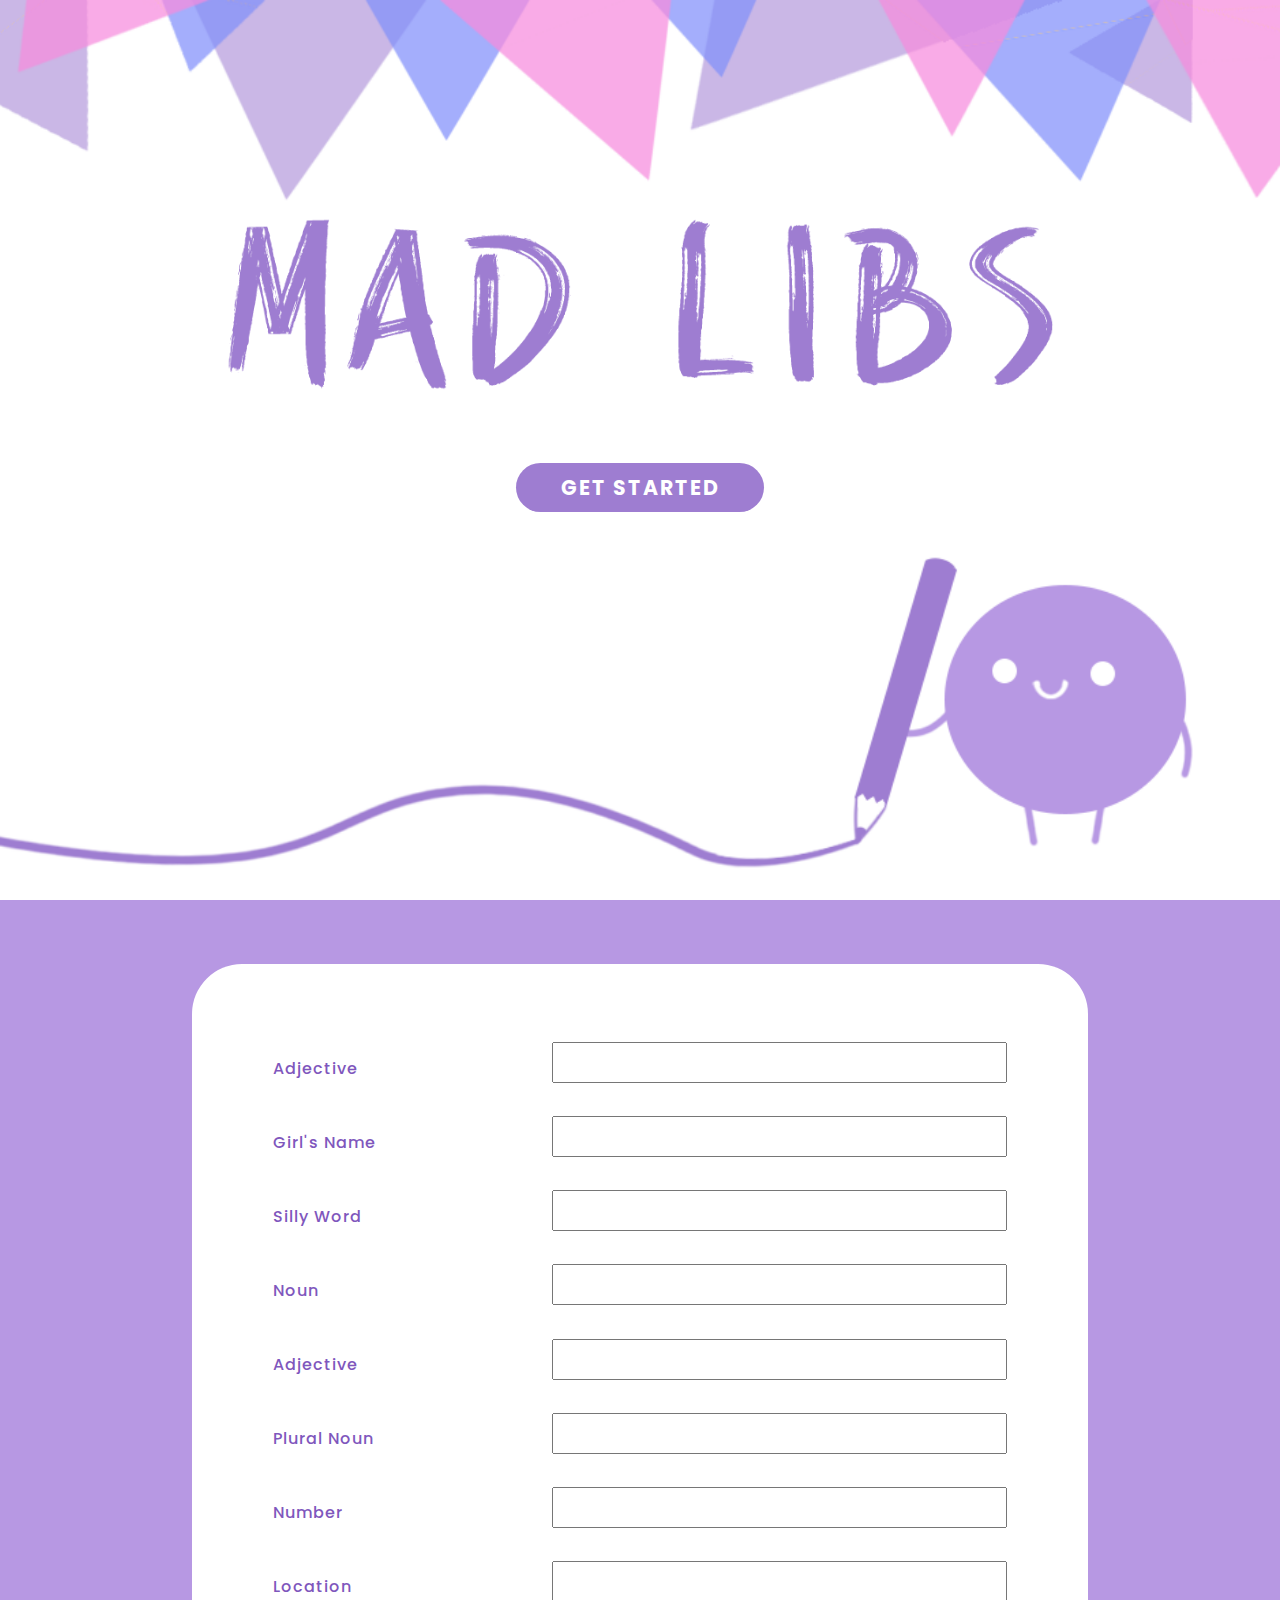
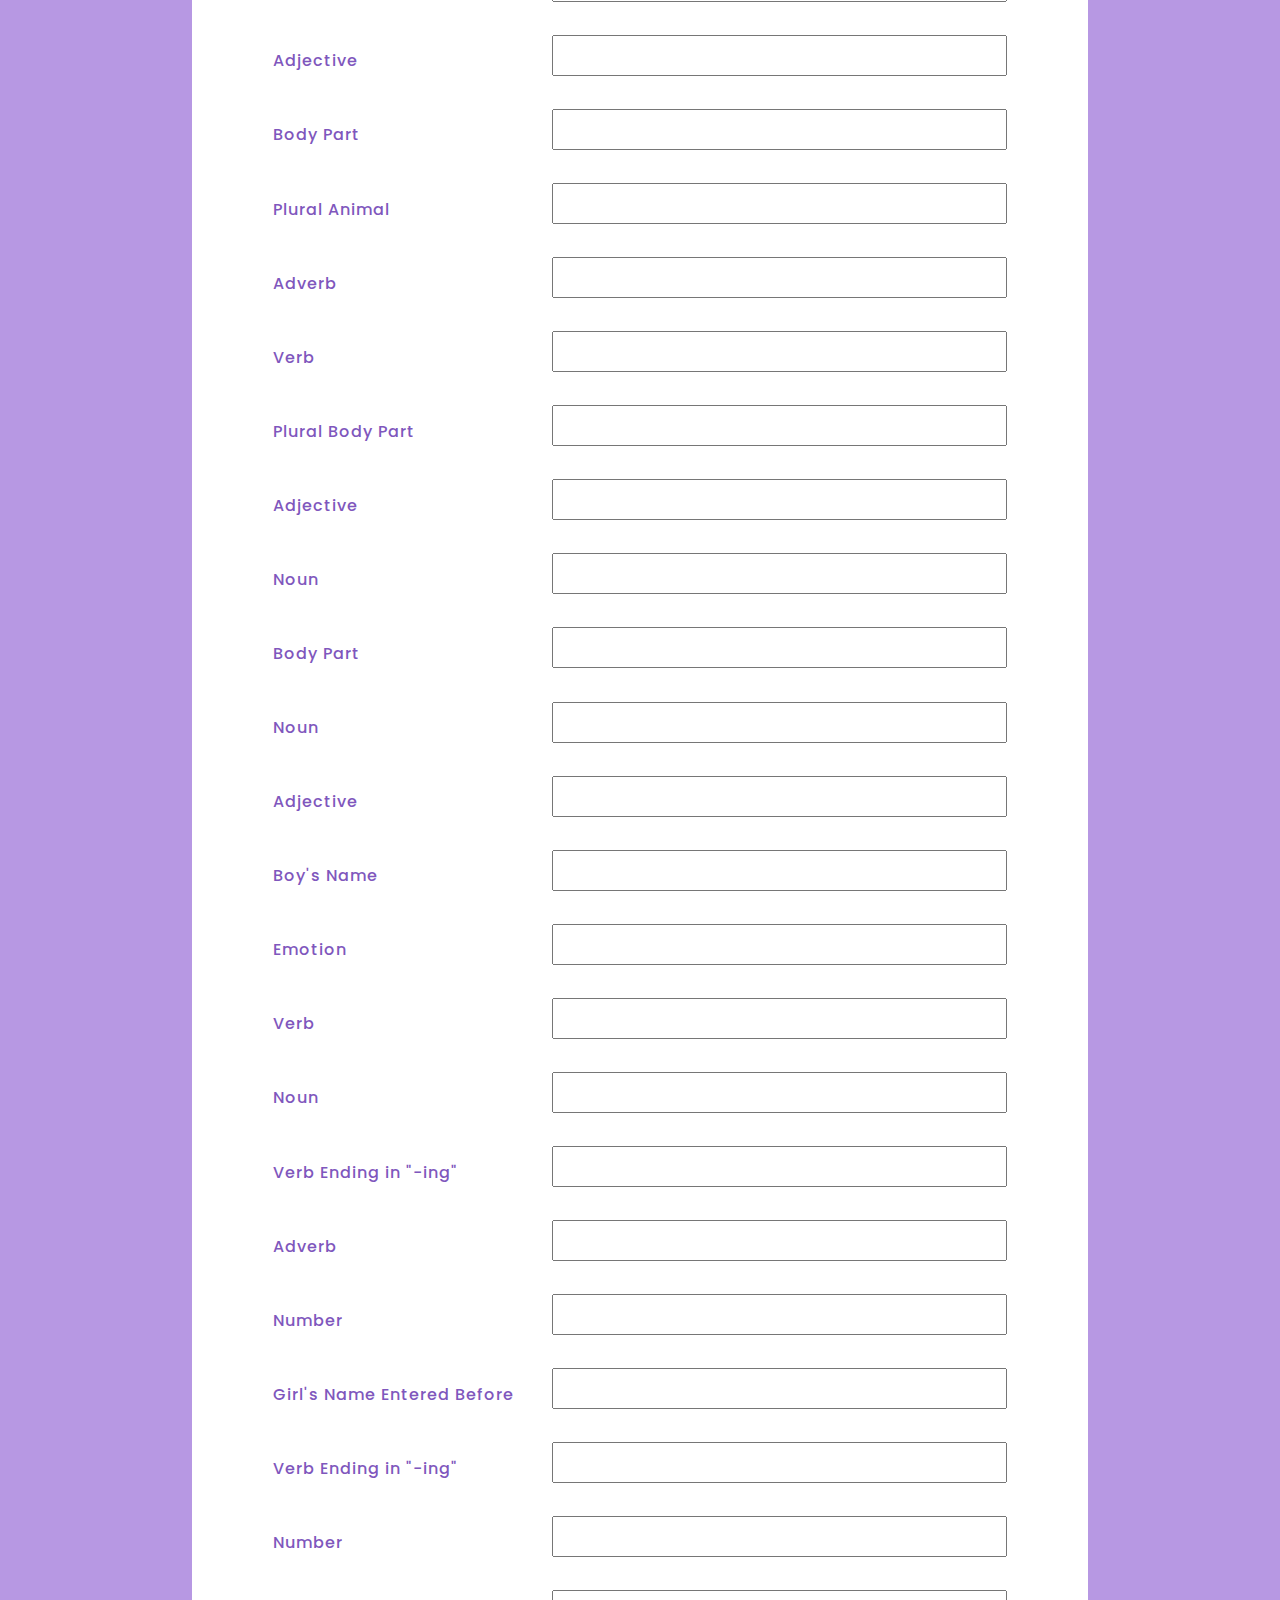
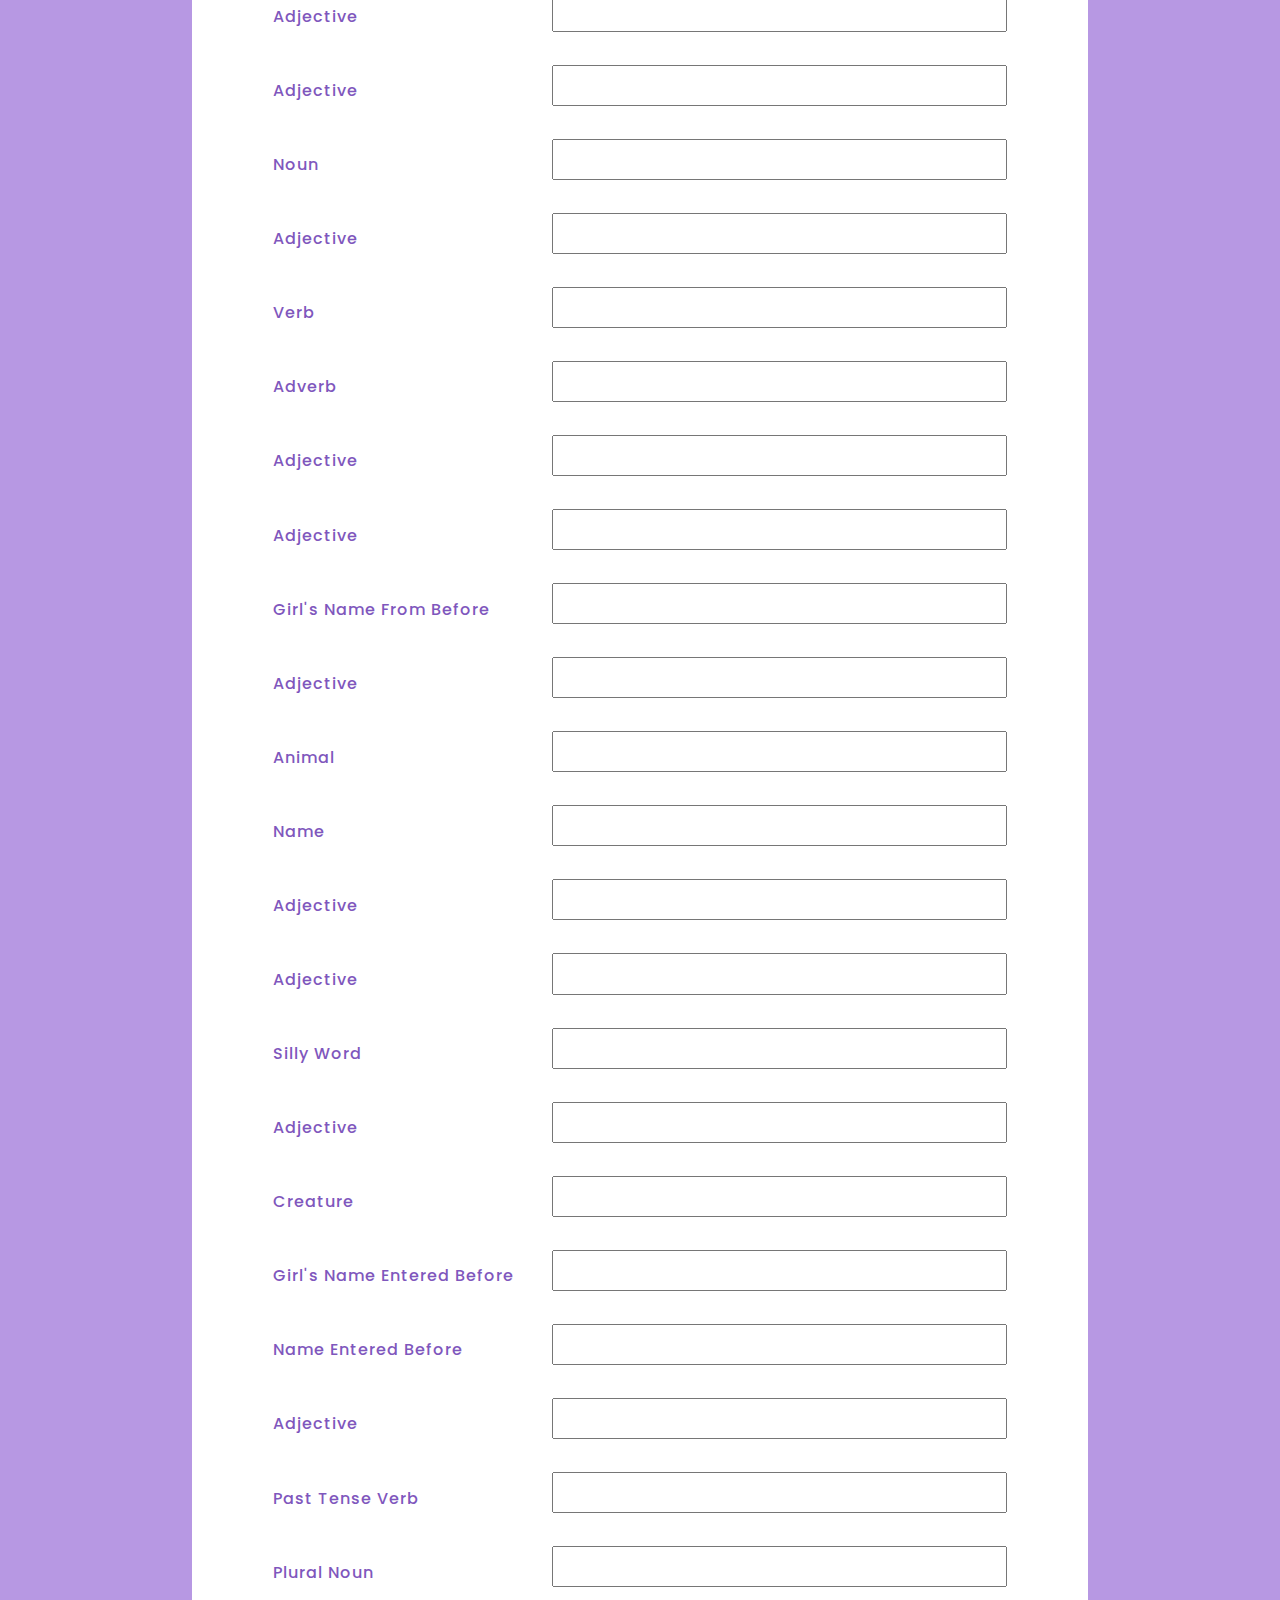
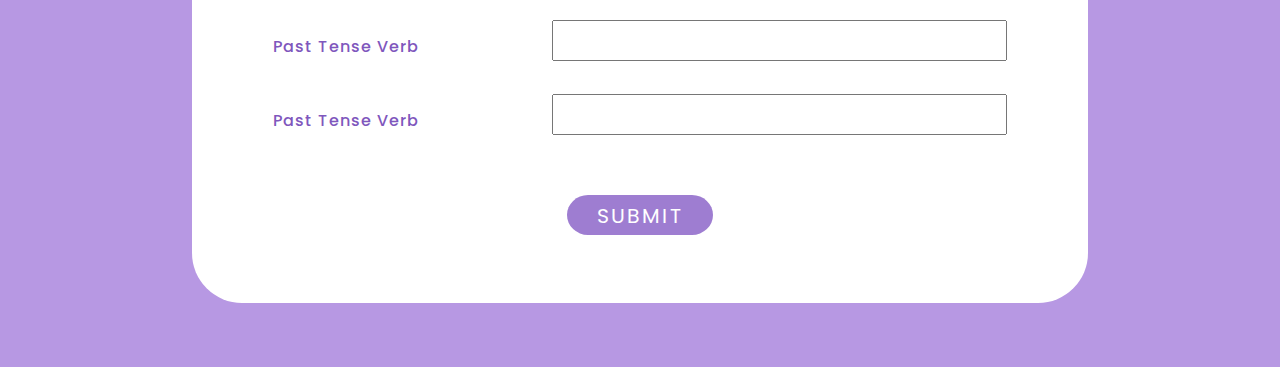
<file: index.html>
<!doctype html>

<html lang="en">

	<head>
	
		<meta charset="utf-8">
		<meta name="viewport" content="width=device-width, initial-scale=1.0">

		<title>Mad Libs</title>
		
		<link rel="stylesheet" href="style.css">
		<link href="https://fonts.googleapis.com/css?family=Poppins:500,700" rel="stylesheet">

		<script src="https://ajax.googleapis.com/ajax/libs/jquery/3.2.1/jquery.min.js"></script>
		<script src="js/scripts.js"></script>
		
	</head>

	<body>
	
		<header>
			<img class="header-image" src="images/madlibs_text.png" alt="Mad Libs">
			<div class="button-div">
				<a class="button" href="#section">Get Started</a>
			</div>
		</header>

		<section id="section">
			<div class="word-forms">
				<form action="display.html" method="get">
					<div class="row">
						<div class="col-35">Adjective</div>
						<input type="text" name="adjective-1">
					</div>
					
					<div class="row">
						<div class="col-35">Girl's Name</div>
						<input type="text" name="girlsname-1"></div>

					<div class="row">
						<div class="col-35">Silly Word</div>
						<input type="text" name="sillyword"></div>

					<div class="row">
						<div class="col-35">Noun</div>
						<input type="text" name="noun-1"></div>

					<div class="row">
						<div class="col-35">Adjective</div>
						<input type="text" name="adjective-extra-ripme"></div>

					<div class="row">
						<div class="col-35">Plural Noun</div> 
						<input type="text" name="pluralnoun-1"></div>

					<div class="row">
						<div class="col-35">Number</div>
						<input type="text" name="number-1">
					</div>

					<div class="row">
						<div class="col-35">Location</div> 
						<input type="text" name="location-1">
					</div>

					<div class="row">
						<div class="col-35">Adjective</div>
						<input type="text" name="adjective-2">
					</div>

					<div class="row">
						<div class="col-35">Body Part</div>
						<input type="text" name="bodypart-1">
					</div>

					<div class="row">
						<div class="col-35">Plural Animal</div>
						<input type="text" name="pluralanimal-1">
					</div>

					<div class="row">
						<div class="col-35">Adverb</div>
						<input type="text" name="adverb-1">
					</div>

					<div class="row">
						<div class="col-35">Verb</div>
						<input type="text" name="verb-1">
					</div>

					<div class="row">
						<div class="col-35">Plural Body Part</div>
						<input type="text" name="pluralbodypart-1">
					</div>

					<div class="row">
						<div class="col-35">Adjective</div>
						<input type="text" name="adjective-3"></div>

					<div class="row">
						<div class="col-35">Noun</div>
						<input type="text" name="noun-2"></div>

					<div class="row">
						<div class="col-35">Body Part</div>
						<input type="text" name="bodypart-2"></div>

					<div class="row">
						<div class="col-35">Noun</div>
						<input type="text" name="noun-3">
					</div>

					<div class="row">
						<div class="col-35">Adjective</div>
						<input type="text" name="adjective-4">
					</div>

					<div class="row">
						<div class="col-35">Boy's Name</div>
						<input type="text" name="boysname-1"></div>

					<div class="row">
						<div class="col-35">Emotion</div>
						<input type="text" name="emotion-1"></div>

					<div class="row">
						<div class="col-35">Verb</div>
						<input type="text" name="verb-2"></div>

					<div class="row">
						<div class="col-35">Noun</div>
						<input type="text" name="noun-4"></div>

					<div class="row">
						<div class="col-35">Verb Ending in "-ing"</div>
						<input type="text" name="verbing-1"></div>

					<div class="row">
						<div class="col-35">Adverb</div>
						<input type="text" name="adverb-3"></div>

					<div class="row">
						<div class="col-35">Number</div>
						<input type="text" name="number-3"></div>
					<div class="row">

						<div class="col-35">Girl's Name Entered Before</div>
						<input type="text" name="girlsname-2"></div>

					<div class="row">
						<div class="col-35">Verb Ending in "-ing"</div>
						<input type="text" name="verbing-2"></div>

					<div class="row">
						<div class="col-35">Number</div>
						<input type="text" name="number-2"></div>

					<div class="row">
						<div class="col-35">Adjective</div>
						<input type="text" name="adjective-5"></div>

					<div class="row">
						<div class="col-35">Adjective</div>
						<input type="text" name="adjective-6">
					</div>

					<div class="row">
						<div class="col-35">Noun</div>
						<input type="text" name="noun-5">
					</div>

					<div class="row">
						<div class="col-35">Adjective</div>
						<input type="text" name="adjective-7"></div>

					<div class="row">
						<div class="col-35">Verb</div>
						<input type="text" name="verb-3"></div>

					<div class="row">
						<div class="col-35">Adverb</div>
						<input type="text" name="adverb-2"></div>


					<div class="row">
						<div class="col-35">Adjective</div>
						<input type="text" name="adjective-8"></div>

					<div class="row">
						<div class="col-35">Adjective</div>
						<input type="text" name="adjective-9"></div>

					<div class="row">
						<div class="col-35">Girl's Name From Before</div>
						<input type="text" name="girlsname-3"></div>

					<div class="row">
						<div class="col-35">Adjective</div>
						<input type="text" name="adjective-extra2"></div>

					<div class="row">
						<div class="col-35">Animal</div>
						<input type="text" name="animal-1"></div>

					<div class="row">
						<div class="col-35">Name</div>
						<input type="text" name="name-1">
					</div>
					
					<div class="row">
						<div class="col-35">Adjective</div>
						<input type="text" name="adjective-10">
					</div>

					<div class="row">
						<div class="col-35">Adjective</div>
						<input type="text" name="adjective-extra3">
					</div>

					<div class="row">
						<div class="col-35">Silly Word</div>
						<input type="text" name="sillyword-2">
					</div>

					<div class="row">
						<div class="col-35">Adjective</div>
						<input type="text" name="adjective-11">
					</div>

					<div class="row">
						<div class="col-35">Creature</div>
						<input type="text" name="creature-1">
					</div>

					<div class="row">
						<div class="col-35">Girl's Name Entered Before</div>
						<input type="text" name="girlsname-4">
					</div>

					<div class="row">
						<div class="col-35">Name Entered Before</div>
						<input type="text" name="name-2">
					</div>

					<div class="row">
						<div class="col-35">Adjective</div>
						<input type="text" name="adjective-12">
					</div>

					<div class="row">
						<div class="col-35">Past Tense Verb</div>
						<input type="text" name="pasttenseverb-1">
					</div>

					<div class="row">
						<div class="col-35">Plural Noun</div>
						<input type="text" name="pluralnoun-2">
					</div>

					<div class="row">
						<div class="col-35">Past Tense Verb</div>
						<input type="text" name="pasttenseverb-2">	
					</div>
					
					<div class="row">
						<div class="col-35">Past Tense Verb</div>
						<input type="text" name="pasttenseverb-3">
					</div>

					<div class="submit"></div>
					<input type="submit" value="Submit">
				</form>
			</div>
		</section>
		
	</body>

</html>
</file>
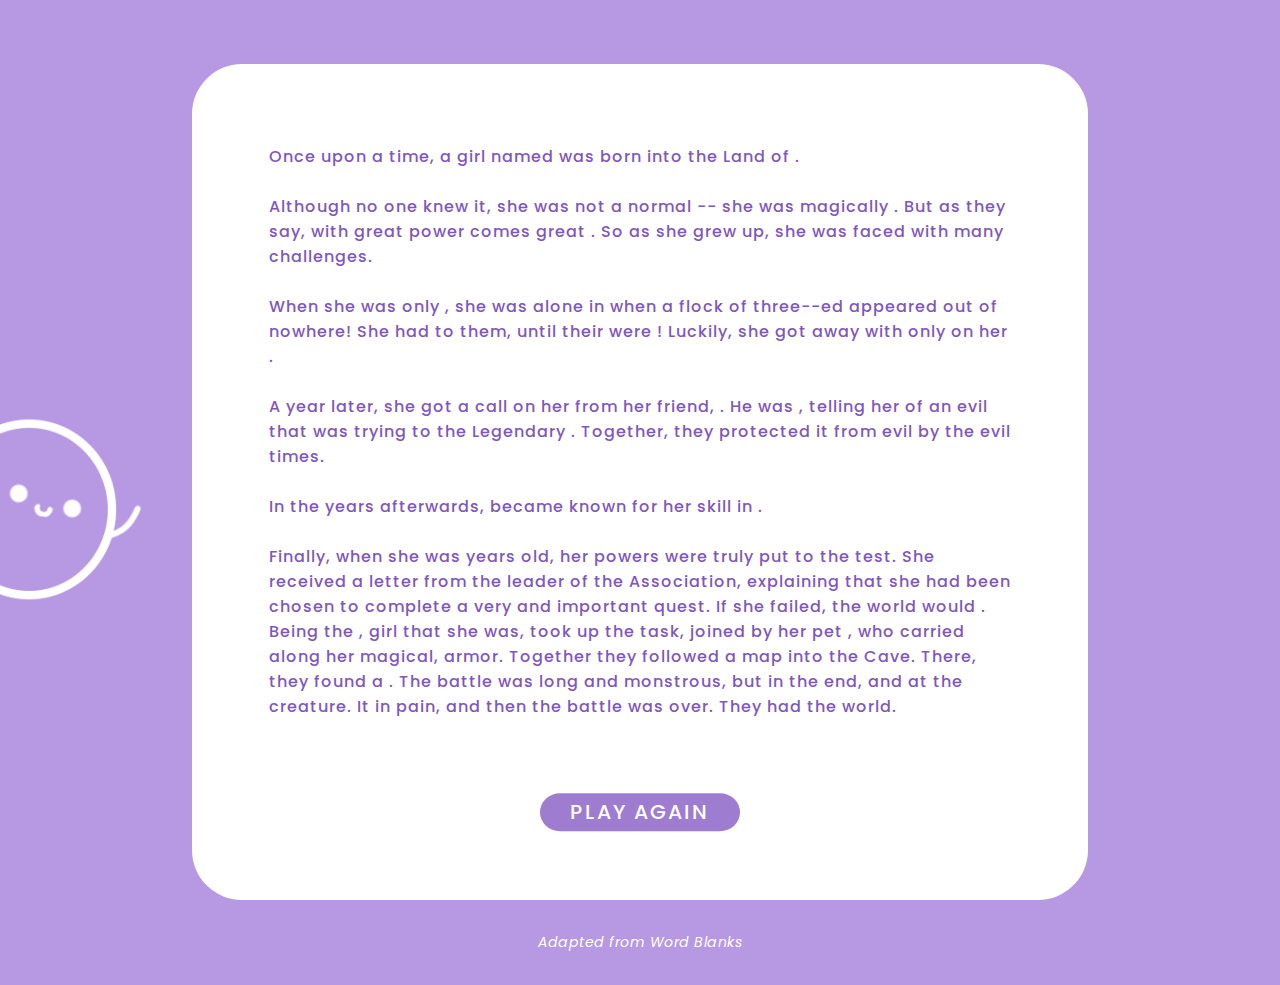
<file: display.html>
<!doctype html>

<html lang="en">

	<head>
	
		<meta charset="utf-8">
		<meta name="viewport" content="width=device-width, initial-scale=1.0">

		<title>Mad Libs - Result</title>
		
		<link rel="stylesheet" href="display-style.css">
		<link href="https://fonts.googleapis.com/css?family=Poppins:500,400i,700" rel="stylesheet">

		<script src="https://ajax.googleapis.com/ajax/libs/jquery/3.2.1/jquery.min.js"></script>
		<script src="js/scripts.js"></script>
		
	</head>

	<body>

		<article>
			<p>Once upon a time, a <span id="adjective-1"></span> girl named <span class="capitalize" id="girlsname-1"></span> was born into the Land of <span class="capitalize" id="sillyword"></span>. <br><br>

				Although no one knew it, she was not a normal <span id="noun-1"></span> -- she was magically <span id="adjective-extra-ripme"></span>. But as they say, with great power comes great <span id="pluralnoun-1"></span>. So as she grew up, she was faced with many challenges. <br><br>

				When she was only <span id="number-1"></span>, she was alone in <span id="location-1"></span> when a flock of <span id="adjective-2"></span> three-<span id="bodypart-1"></span>-ed <span id="pluralanimal-1"></span> appeared out of nowhere! She had to <span id="adverb-1"></span> <span id="verb-1"></span> them, until their <span id="pluralbodypart-1"></span> were <span id="adjective-3"></span>! Luckily, she got away with only <span id="noun-2"></span> on her <span id="bodypart-2"></span>. <br><br>

				A year later, she got a call on her <span id="noun-3"></span> from her friend, <span id="adjective-4"></span> <span class="capitalize" id="boysname-1"></span>. He was <span id="emotion-1"></span>, telling her of an evil that was trying to <span id="verb-2"></span> the Legendary <span class="capitalize" id="noun-4"></span>. Together, they protected it from evil by <span id="verbing-1"></span> the evil <span id="adverb-3"></span> <span id="number-3"></span> times. <br> <br>

				In the years afterwards, <span class="capitalize" id="girlsname-2"></span> became known for her skill in <span id="verbing-2"></span>. <br><br>

				Finally, when she was <span id="number-2"></span> years old, her <span id="adjective-5"></span> powers were truly put to the test. She received a letter from the leader of the <span class="capitalize" id="adjective-6"></span> <span class="capitalize" id="noun-5"></span> Association, explaining that she had been chosen to complete a very <span id="adjective-7"></span> and important quest. If she failed, the world would <span id="verb-3"></span> <span id="adverb-2"></span>. Being the <span id="adjective-8"></span>, <span id="adjective-9"></span> girl that she was, <span class="capitalize" id="girlsname-3"></span> took up the task, joined by her <span id="adjective-extra2"></span> pet <span id="animal-1"></span> <span class="capitalize" id="name-1"></span>, who carried along her magical, <span id="adjective-10"></span> armor. Together they followed a map into the <span id="adjective-extra3"></span> <span class="capitalize" id="sillyword-2"></span> Cave. There, they found a <span id="adjective-11"></span> <span id="creature-1"></span>. The battle was long and monstrous, but in the end, <span class="capitalize" id="girlsname-4"></span> and <span class="capitalize" id="name-2"></span> <span id="adjective-12"></span> <span id="pasttenseverb-1"></span> <span id="pluralnoun-2"></span> at the creature. It <span id="pasttenseverb-2"></span> in pain, and then the battle was over. They had <span id="pasttenseverb-3"></span> the world. <br><br>

			</p>
			

			<div class="button-div">
				<a class="button" href="http://uclax.khuynh.net/week_6/">Play Again</a>
			</div>
		</article>

		<div class="italics">Adapted from Word Blanks</div>
	</body>

</html>
</file>
<file: style.css>
* {
	box-sizing: border-box;
}


body {
	padding: 0;
	margin: 0;
}

header {
	position: relative;
	display: block;
	background: url("images/header.png");
	background-size: cover;
	background-repeat: no-repeat;
	background-attachment: fixed;
    background-position: center right;
    width: 100%;
    height: 100vh;
}


.header-image {
	display: block;
	margin: auto;
	width: 70%;
	padding-top: 21vh;
}

.button-div {
	text-align: center;	
	padding-top: 3%;
	padding-bottom: 5%;
}

.button {
	background: #9e7dd1;
	border-radius: 150px;
	color: white;
	padding: 0.75% 3.5%;
	font-family: 'Poppins', sans-serif;
	text-transform: uppercase;
	font-weight: 700;
	font-size: 1.6vw;
	letter-spacing: 2px;
	transform: scaleY(0.75);
}

section {
	background: #b798e3;
	width: 100%;
	padding: 5% 0;
}

a {
	text-decoration: none;
}

a:hover {
	background: #7b8afc;
}

.row{
	width: 100%;
	margin:auto; 
	display: flex;
}

.word-forms {
	background: white;
	border-radius: 50px;
	margin: 0 15%;
}

form {
	padding: 7.5% 9%;
	font-family: 'Poppins', sans-serif;
	font-weight: 500;
	font-size: 1.25vw;
	letter-spacing: 1px;
	color: #7f57bd;
}

input[type=text] {
	width: 100%;
	margin: 1.5% 0 3% 0;
	padding: 1.5% 2%;
	float: left;
    width: 65%;
}

input[type=submit] {
	display: block;
	background: #9e7dd1;
	color: white;
	font-family: 'Poppins', sans-serif;
	text-transform: uppercase;
	font-size: 1.6vw;
	letter-spacing: 2px;
	border-radius: 150px;
	padding: 0.75% 4%;
	border: none;
	transform: scaleY(0.95);
	cursor: pointer;
	margin: auto;
/*	margin-top: 5%;*/
}

input[type=submit]:hover {
	background: #889bfe;
}

.col-35 {
/*	display: inline-block;
    float: left;
    width: 35%;
    padding: 3vh 0;*/
    width: 40%;
    margin:auto; 
	display: flex;
}

.col-65 {
/*    float: left;
    width: 65%;*/
    width: 60%;
    margin:auto; 
	display: flex;
}

.submit {
	clear:both;
	padding-top: 5%;
}

@media only screen and (max-width: 850px) {

	.button {
		margin-top: 5%;
		font-size: 3vw;
	}

	.word-forms {
		margin: 0 7.5%;
	}

	.row{
		flex-flow: row wrap;
		flex-wrap: wrap;
		flex-direction: row;
	}

	.col-35 {
	    width: 100%;
	    display: flex;
	}

    input[type=text] {
	    width: 100%;
	    margin-bottom: 5%;
	}

	form {
		font-size: 2.5vw;
		padding: 9% 11.5%;
	}

	input[type=submit] {
		font-size: 3vw;
	}
}
</file>
<file: display-style.css>
* {
	box-sizing: border-box;
}


body {
	margin: 0;
	background: url("images/background.png");
	background-size: contain;
	background-position: center left;
	background-repeat: no-repeat;
	background-color: #b798e3;
	width: 100%;
	padding: 5% 0 2.5% 0;
}

article {
	padding: 5% 6%;
	background: white;
	border-radius: 50px;
	margin: 0 15%;
	color: #7f57bd;
	font-family: 'Poppins', sans-serif;
	font-weight: 500;
	font-size: 1.25vw;
	letter-spacing: 1px;
}

.capitalize {
	text-transform: capitalize;
}

.italics {
	font-family: 'Poppins', sans-serif;
	font-style: italic;
	color: white;
	text-align: center;
	padding: 2.5% 0 0 0;
	letter-spacing: 0.5px;
	font-size: 1.1vw;
}

span {
	color: #889bfe;
	text-transform: lowercase;
}

.button-div {
	text-align: center;	
	padding-top: 5%;
	padding-bottom: 1%;
	transform: scaleY(0.95);
}

.button {
	background: #9e7dd1;
	border-radius: 150px;
	color: white;
	font-family: 'Poppins', sans-serif;
	text-transform: uppercase;
	font-weight: 500;
	font-size: 1.6vw;
	letter-spacing: 2px;
	border-radius: 150px;
	padding: 0.75% 4%;
	border: none;
	
}

a {
	text-decoration: none;
}

a:hover {
	background: #7b8afc;
}

@media only screen and (max-width: 850px) {

	body {
		background: #b798e3;
	}

	.button {
		margin-top: 5%;
		font-size: 3vw;
	}

	article {
		margin: 0 7.5%;
		font-size: 2.5vw;
		padding: 9% 11.5%;
	}

	.italics {
		font-size: 2.1vw;
		padding: 4% 0 1% 0;
	}

}
</file>
